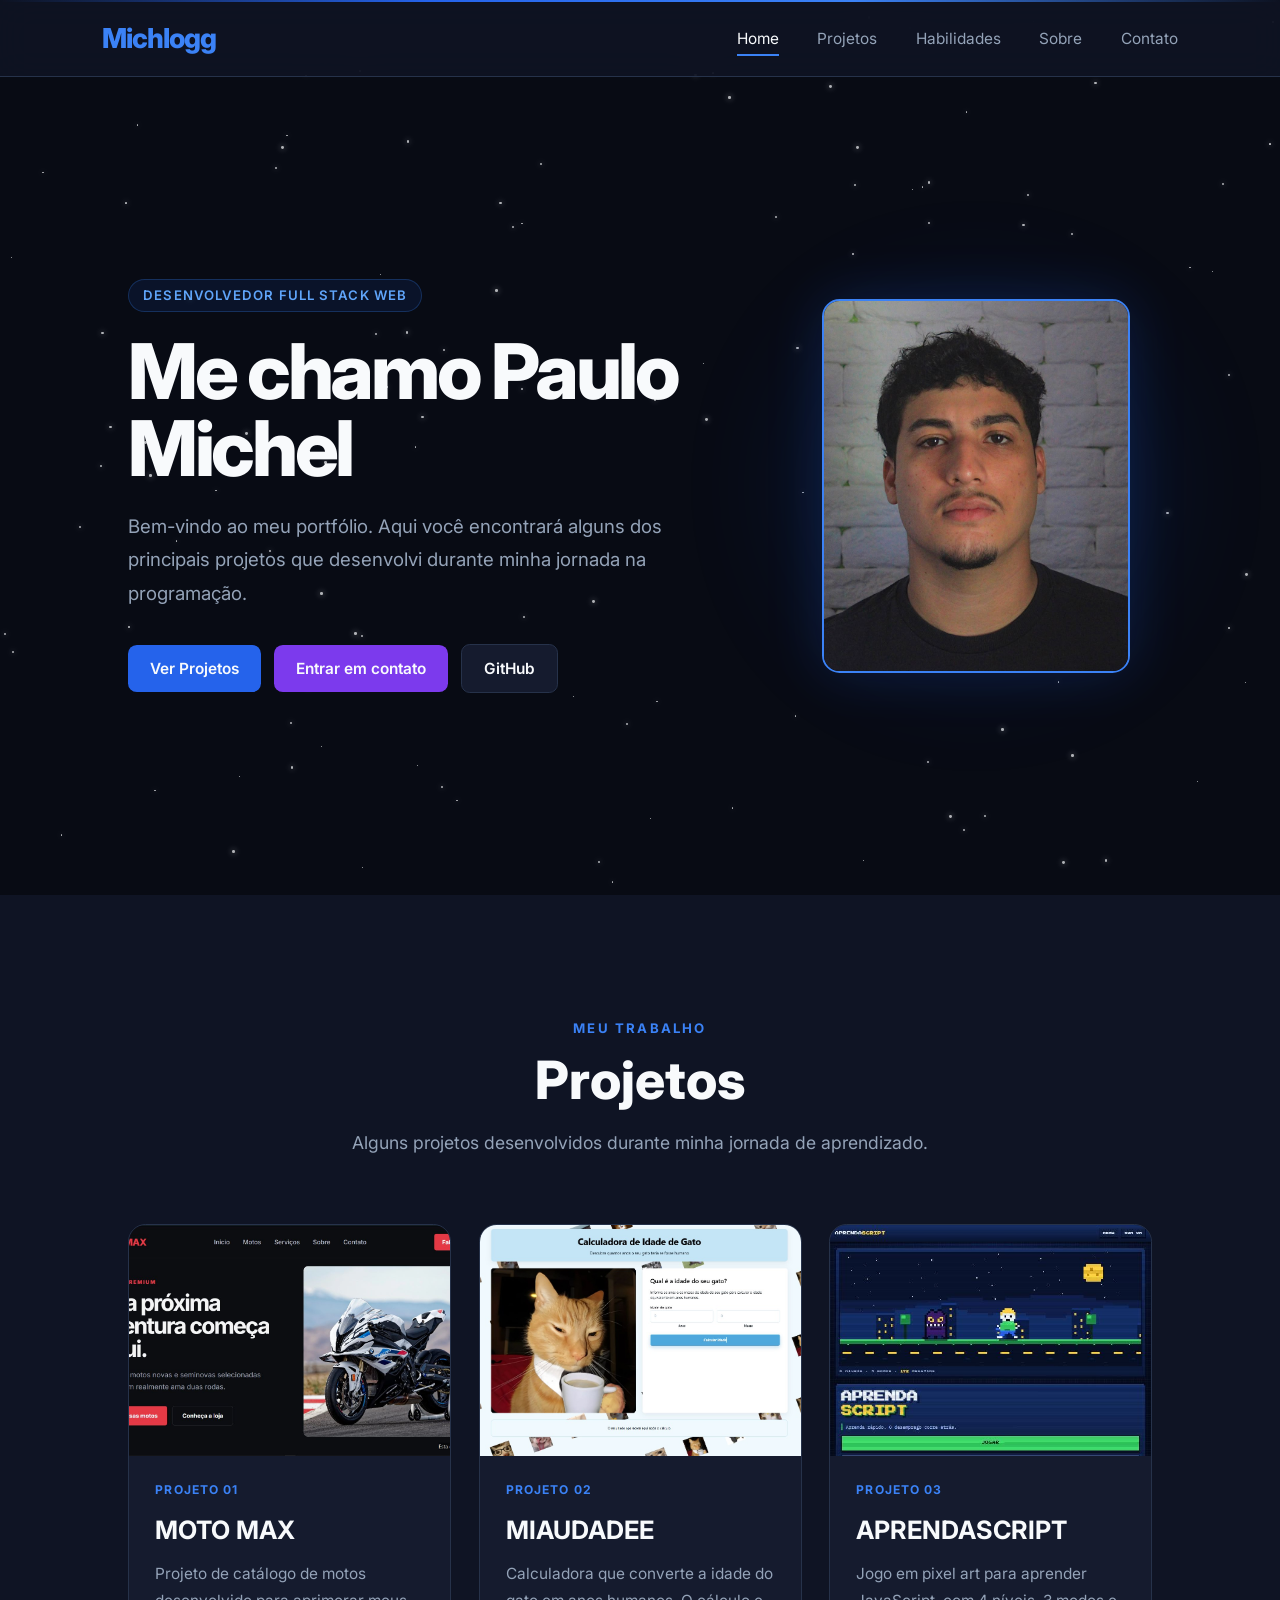
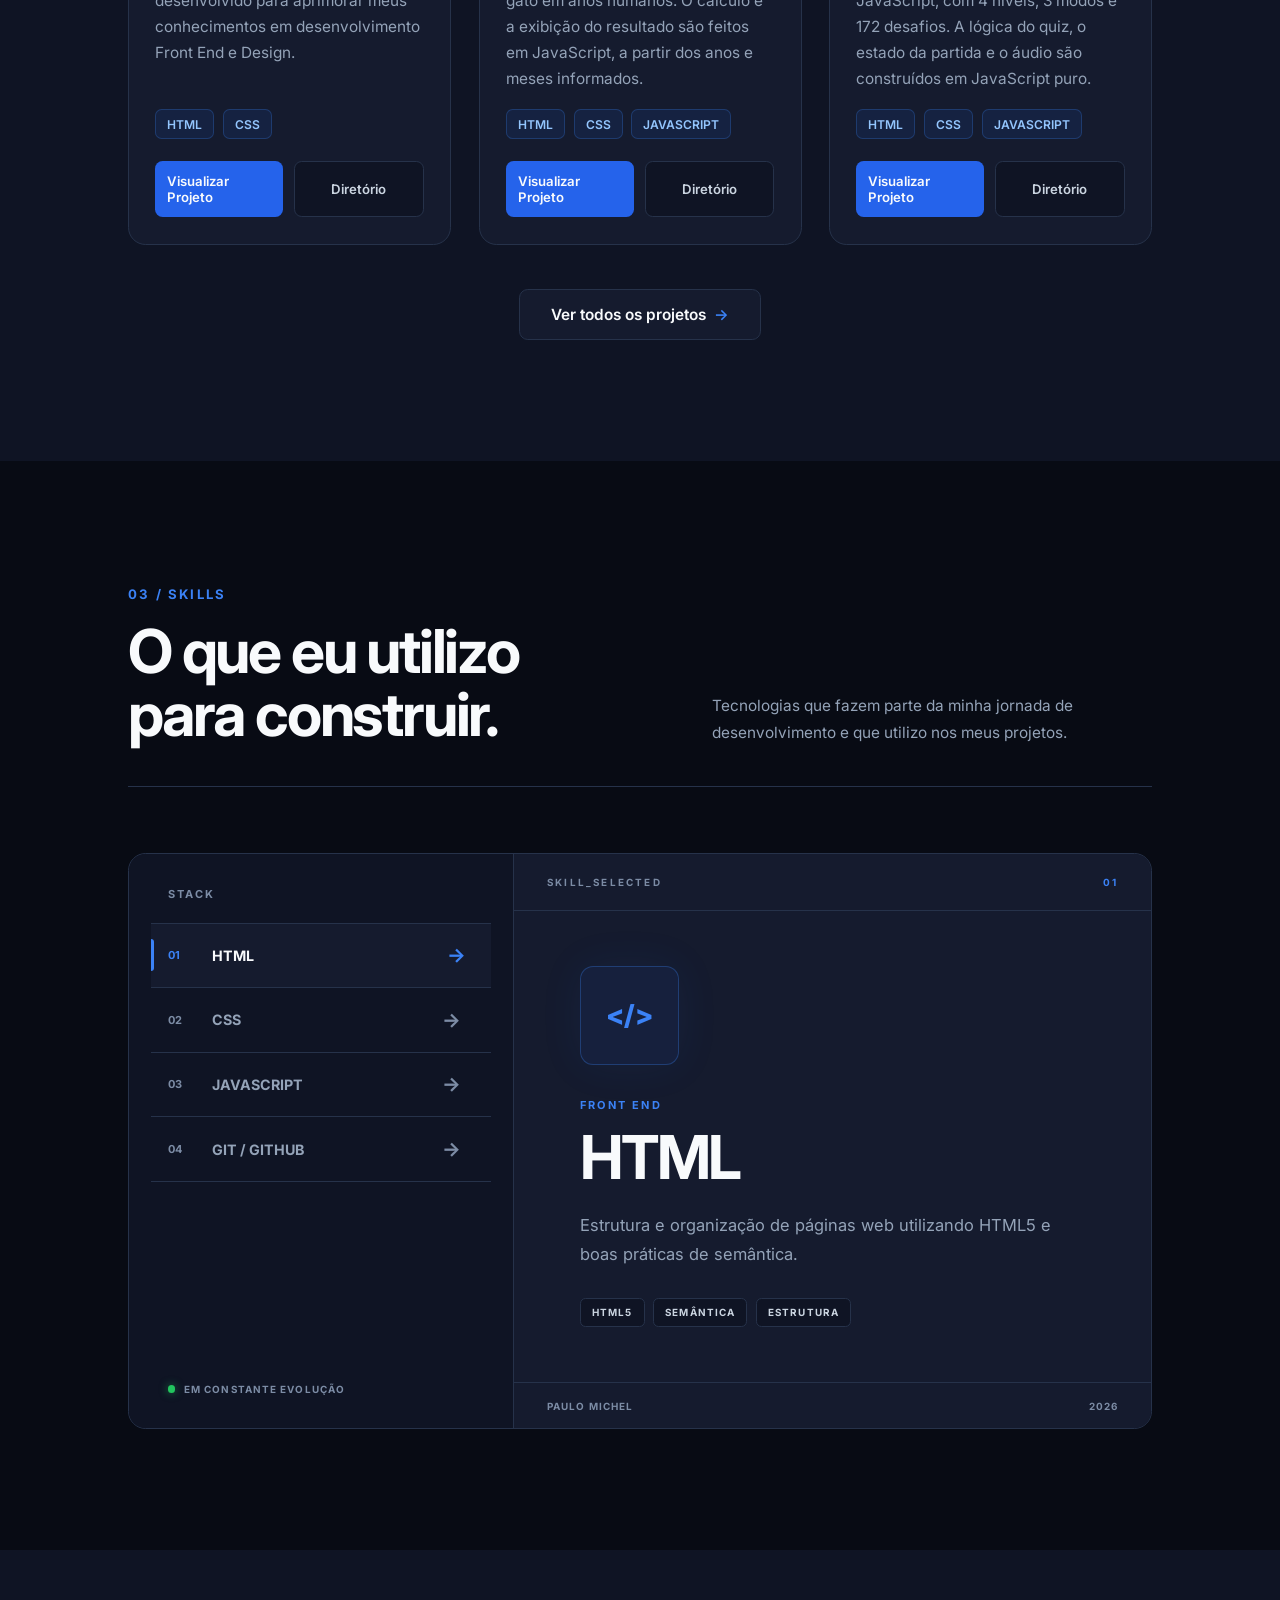
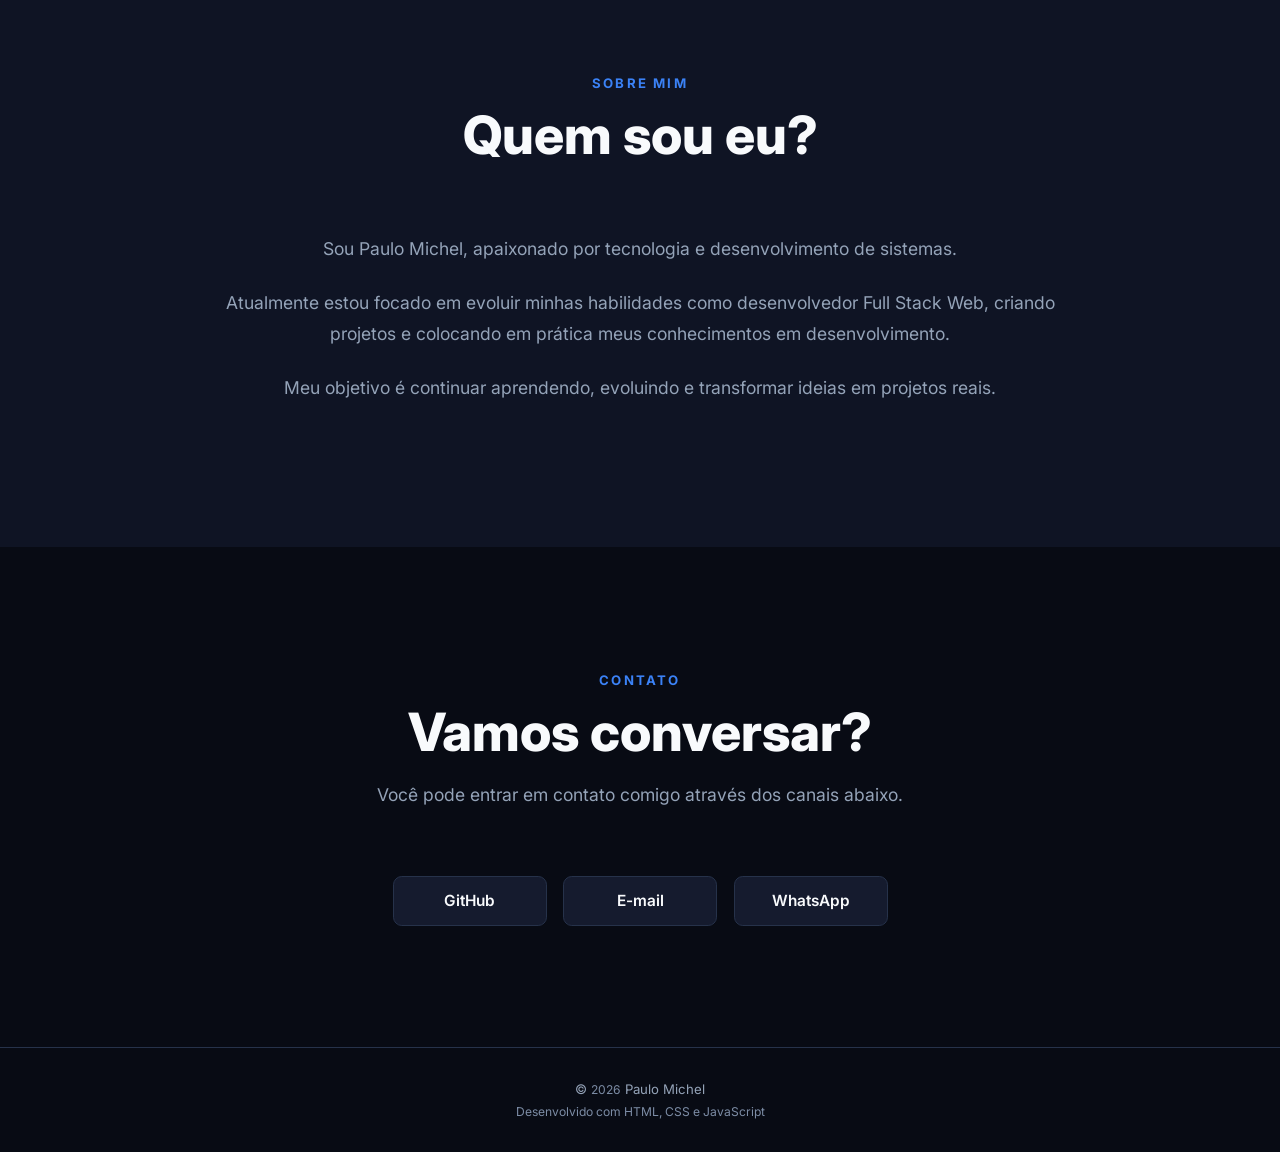
<file: index.html>
<!doctype html>
<html lang="pt-BR">
  <head>
    <meta charset="UTF-8" />
    <meta name="viewport" content="width=device-width, initial-scale=1.0" />
    <title>Portfólio | Paulo Michel</title>

    <meta
      name="description"
      content="Portfólio de Paulo Michel, desenvolvedor Full Stack Web. Projetos em HTML, CSS e JavaScript, habilidades e formas de contato."
    />
    <meta name="author" content="Paulo Michel" />
    <meta name="theme-color" content="#080B14" />
    <meta name="color-scheme" content="dark" />

    <meta property="og:type" content="website" />
    <meta property="og:locale" content="pt_BR" />
    <meta property="og:title" content="Portfólio | Paulo Michel" />
    <meta
      property="og:description"
      content="Desenvolvedor Full Stack Web. Projetos em HTML, CSS e JavaScript."
    />
    <meta name="twitter:card" content="summary_large_image" />

    <link rel="icon" href="img/pauloMichel.jpeg" />
    <link rel="stylesheet" href="style.css" />
    <script src="script.js" defer></script>

    <link rel="preconnect" href="https://fonts.googleapis.com" />
    <link rel="preconnect" href="https://fonts.gstatic.com" crossorigin />
    <link
      href="https://fonts.googleapis.com/css2?family=Inter:wght@100..900&display=swap"
      rel="stylesheet"
    />
  </head>
  <body>
    <a href="#home" class="sr-only">Pular para o conteúdo</a>

    <div id="stars" aria-hidden="true"></div>

    <header>
      <div class="logo">
        <a href="#home">
          <span>Michlogg</span>
        </a>
      </div>

      <nav aria-label="Navegação principal">
        <ul>
          <li><a href="#home">Home</a></li>
          <li><a href="#projetos">Projetos</a></li>
          <li><a href="#habilidade">Habilidades</a></li>
          <li><a href="#sobre">Sobre</a></li>
          <li><a href="#contato">Contato</a></li>
        </ul>
      </nav>
    </header>

    <main>
      <section id="home" class="home">
        <div class="homeinfo">
          <span class="home-tag">DESENVOLVEDOR FULL STACK WEB</span>

          <h1>Me chamo Paulo Michel</h1>
          <p>
            Bem-vindo ao meu portfólio. Aqui você encontrará alguns dos
            principais projetos que desenvolvi durante minha jornada na
            programação.
          </p>

          <div class="contatoprojetos">
            <a href="#projetos" class="btn-projetos">Ver Projetos</a>
            <a href="#contato" class="btn-contato">Entrar em contato</a>
            <a
              href="https://github.com/MichLogg"
              target="_blank"
              rel="noopener noreferrer"
              class="btn-github"
              >GitHub</a
            >
          </div>
        </div>

        <div class="home-image">
          <div class="image-glow"></div>
          <img
            src="img/pauloMichel.jpeg"
            alt="Foto de Paulo Michel"
            width="280"
            height="340"
            fetchpriority="high"
            decoding="async"
          />
        </div>
      </section>

      <section id="projetos" class="projetos">
        <div class="section-title">
          <span>MEU TRABALHO</span>
          <h2>Projetos</h2>
          <p>
            Alguns projetos desenvolvidos durante minha jornada de aprendizado.
          </p>
        </div>

        <div class="cards-projetos destaque">
          <article class="project-card">
            <div class="project-image">
              <img
                src="img/Screenshot_2.jpg"
                alt="Tela inicial do catálogo de motos Moto Max"
                width="1513"
                height="792"
                loading="lazy"
                decoding="async"
              />
            </div>

            <div class="project-content">
              <span class="project-number">PROJETO 01</span>
              <h3>MOTO MAX</h3>
              <p>
                Projeto de catálogo de motos desenvolvido para aprimorar meus
                conhecimentos em desenvolvimento Front End e Design.
              </p>

              <ul class="tecnologias">
                <li>HTML</li>
                <li>CSS</li>
              </ul>

              <div class="projeto-links">
                <a
                  href="https://michlogg.github.io/motomax/"
                  target="_blank"
                  rel="noopener noreferrer"
                  class="btn-visualizar"
                >
                  Visualizar Projeto
                </a>
                <a
                  href="https://github.com/MichLogg/projetohtmlfinal"
                  target="_blank"
                  rel="noopener noreferrer"
                  class="btn-diretorio"
                >
                  Diretório
                </a>
              </div>
            </div>
          </article>

          <article class="project-card">
            <div class="project-image">
              <img
                src="img/miaudadee.jpg"
                alt="Tela da Calculadora de Idade de Gato, com o formulário de anos e meses"
                width="959"
                height="873"
                loading="lazy"
                decoding="async"
              />
            </div>

            <div class="project-content">
              <span class="project-number">PROJETO 02</span>
              <h3>MIAUDADEE</h3>
              <p>
                Calculadora que converte a idade do gato em anos humanos. O
                cálculo e a exibição do resultado são feitos em JavaScript, a
                partir dos anos e meses informados.
              </p>

              <ul class="tecnologias">
                <li>HTML</li>
                <li>CSS</li>
                <li>JAVASCRIPT</li>
              </ul>

              <div class="projeto-links">
                <a
                  href="https://michlogg.github.io/miaudadee/"
                  target="_blank"
                  rel="noopener noreferrer"
                  class="btn-visualizar"
                >
                  Visualizar Projeto
                </a>
                <a
                  href="https://github.com/MichLogg/miaudadee"
                  target="_blank"
                  rel="noopener noreferrer"
                  class="btn-diretorio"
                >
                  Diretório
                </a>
              </div>
            </div>
          </article>

          <article class="project-card">
            <div class="project-image">
              <img
                src="img/aprendascript.jpg"
                alt="Tela inicial do jogo AprendaScript, em pixel art"
                width="618"
                height="560"
                loading="lazy"
                decoding="async"
              />
            </div>

            <div class="project-content">
              <span class="project-number">PROJETO 03</span>
              <h3>APRENDASCRIPT</h3>
              <p>
                Jogo em pixel art para aprender JavaScript, com 4 níveis, 3
                modos e 172 desafios. A lógica do quiz, o estado da partida e o
                áudio são construídos em JavaScript puro.
              </p>

              <ul class="tecnologias">
                <li>HTML</li>
                <li>CSS</li>
                <li>JAVASCRIPT</li>
              </ul>

              <div class="projeto-links">
                <a
                  href="https://michlogg.github.io/APRENDASCRIPT/"
                  target="_blank"
                  rel="noopener noreferrer"
                  class="btn-visualizar"
                >
                  Visualizar Projeto
                </a>
                <a
                  href="https://github.com/MichLogg/APRENDASCRIPT"
                  target="_blank"
                  rel="noopener noreferrer"
                  class="btn-diretorio"
                >
                  Diretório
                </a>
              </div>
            </div>
          </article>
        </div>

        <div class="ver-todos">
          <a href="projetos.html" class="btn-ver-todos">
            Ver todos os projetos
            <span aria-hidden="true">→</span>
          </a>
        </div>
      </section>

      <section id="habilidade" class="habilidades">
        <div class="skills-header">
          <div>
            <span class="section-number">03 / SKILLS</span>
            <h2>
              O que eu utilizo
              <br />
              para construir.
            </h2>
          </div>

          <p>
            Tecnologias que fazem parte da minha jornada de desenvolvimento e
            que utilizo nos meus projetos.
          </p>
        </div>

        <div class="skills-interface">
          <div class="skills-menu">
            <div class="menu-label">STACK</div>

            <button
              class="skill-option active"
              data-skill="html"
              aria-pressed="true"
              aria-controls="skillPainel"
            >
              <span class="skill-index">01</span>
              <span>HTML</span>
              <span class="skill-arrow" aria-hidden="true">→</span>
            </button>

            <button
              class="skill-option"
              data-skill="css"
              aria-pressed="false"
              aria-controls="skillPainel"
            >
              <span class="skill-index">02</span>
              <span>CSS</span>
              <span class="skill-arrow" aria-hidden="true">→</span>
            </button>

            <button
              class="skill-option"
              data-skill="javascript"
              aria-pressed="false"
              aria-controls="skillPainel"
            >
              <span class="skill-index">03</span>
              <span>JAVASCRIPT</span>
              <span class="skill-arrow" aria-hidden="true">→</span>
            </button>

            <button
              class="skill-option"
              data-skill="git"
              aria-pressed="false"
              aria-controls="skillPainel"
            >
              <span class="skill-index">04</span>
              <span>GIT / GITHUB</span>
              <span class="skill-arrow" aria-hidden="true">→</span>
            </button>

            <div class="skills-menu-footer">
              <span class="status-dot" aria-hidden="true"></span>
              EM CONSTANTE EVOLUÇÃO
            </div>
          </div>

          <div class="skill-display">
            <div class="display-top">
              <span>SKILL_SELECTED</span>
              <span id="skillNumber">01</span>
            </div>

            <div class="display-content" id="skillPainel" aria-live="polite">
              <div class="big-skill-icon" id="skillIcon" aria-hidden="true">
                &lt;/&gt;
              </div>

              <span class="display-category" id="skillCategory">FRONT END</span>

              <h3 id="skillTitle">HTML</h3>

              <p id="skillDescription">
                Estrutura e organização de páginas web utilizando HTML5 e boas
                práticas de semântica.
              </p>

              <div class="skill-keywords" id="skillKeywords">
                <span>HTML5</span>
                <span>SEMÂNTICA</span>
                <span>ESTRUTURA</span>
              </div>
            </div>

            <div class="display-line"></div>

            <div class="display-bottom">
              <span>PAULO MICHEL</span>
              <span data-ano>2026</span>
            </div>
          </div>
        </div>
      </section>

      <section id="sobre" class="sobre">
        <div class="sobre-content">
          <div class="section-title">
            <span>SOBRE MIM</span>
            <h2>Quem sou eu?</h2>
          </div>

          <div class="sobre-texto">
            <p>
              Sou Paulo Michel, apaixonado por tecnologia e desenvolvimento de
              sistemas.
            </p>

            <p>
              Atualmente estou focado em evoluir minhas habilidades como
              desenvolvedor Full Stack Web, criando projetos e colocando em
              prática meus conhecimentos em desenvolvimento.
            </p>

            <p>
              Meu objetivo é continuar aprendendo, evoluindo e transformar
              ideias em projetos reais.
            </p>
          </div>
        </div>
      </section>

      <section id="contato" class="contato">
        <div class="section-title">
          <span>CONTATO</span>
          <h2>Vamos conversar?</h2>
          <p>Você pode entrar em contato comigo através dos canais abaixo.</p>
        </div>

        <div class="contato-links">
          <a
            href="https://github.com/MichLogg"
            target="_blank"
            rel="noopener noreferrer"
            >GitHub</a
          >
          <a href="mailto:paulomichel2006@gmail.com">E-mail</a>
          <a
            href="https://wa.me/5585981977830"
            target="_blank"
            rel="noopener noreferrer"
            >WhatsApp</a
          >
        </div>
      </section>
    </main>

    <footer>
      <p>© <span data-ano>2026</span> Paulo Michel</p>
      <span>Desenvolvido com HTML, CSS e JavaScript</span>
    </footer>
  </body>
</html>
</file>
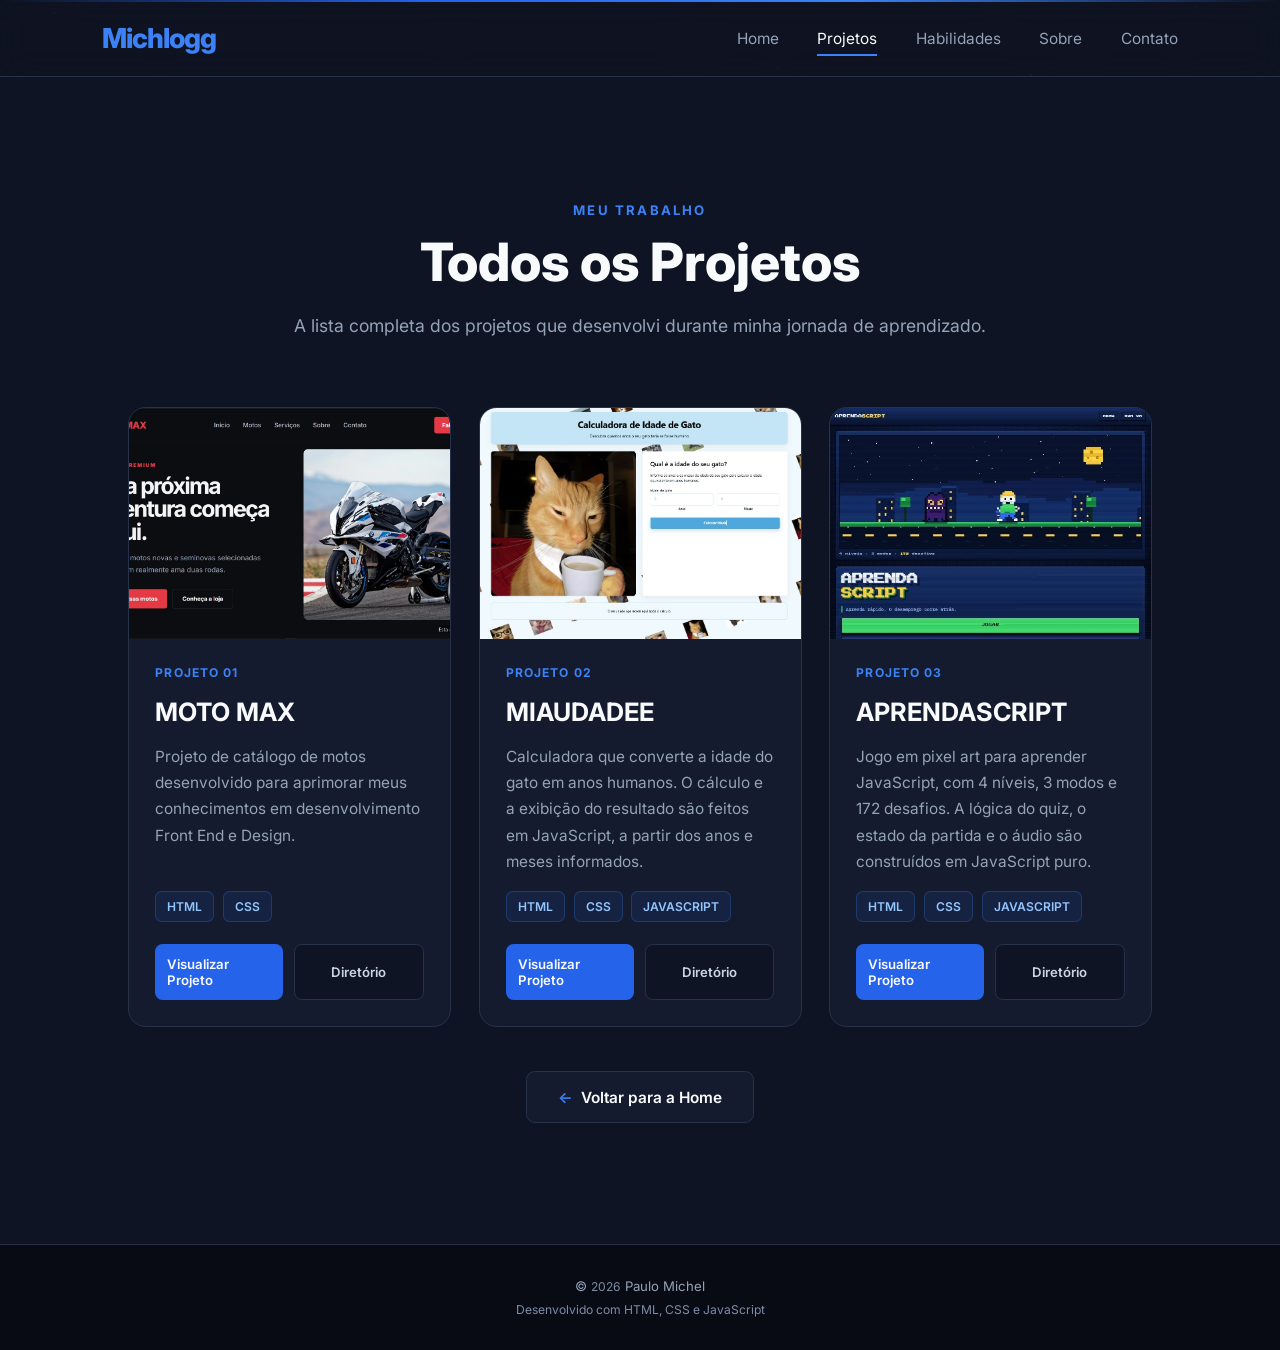
<file: projetos.html>
<!doctype html>
<html lang="pt-BR">
  <head>
    <meta charset="UTF-8" />
    <meta name="viewport" content="width=device-width, initial-scale=1.0" />
    <title>Todos os Projetos | Paulo Michel</title>

    <meta
      name="description"
      content="Lista completa dos projetos desenvolvidos por Paulo Michel em HTML, CSS e JavaScript."
    />
    <meta name="author" content="Paulo Michel" />
    <meta name="theme-color" content="#080B14" />
    <meta name="color-scheme" content="dark" />

    <meta property="og:type" content="website" />
    <meta property="og:locale" content="pt_BR" />
    <meta property="og:title" content="Todos os Projetos | Paulo Michel" />
    <meta
      property="og:description"
      content="Lista completa dos projetos desenvolvidos em HTML, CSS e JavaScript."
    />
    <meta name="twitter:card" content="summary_large_image" />

    <link rel="icon" href="img/pauloMichel.jpeg" />
    <link rel="stylesheet" href="style.css" />
    <script src="script.js" defer></script>

    <link rel="preconnect" href="https://fonts.googleapis.com" />
    <link rel="preconnect" href="https://fonts.gstatic.com" crossorigin />
    <link
      href="https://fonts.googleapis.com/css2?family=Inter:wght@100..900&display=swap"
      rel="stylesheet"
    />
  </head>
  <body>
    <a href="#todos" class="sr-only">Pular para o conteúdo</a>

    <div id="stars" aria-hidden="true"></div>

    <header>
      <div class="logo">
        <a href="index.html#home">
          <span>Michlogg</span>
        </a>
      </div>

      <nav aria-label="Navegação principal">
        <ul>
          <li><a href="index.html#home">Home</a></li>
          <li>
            <a href="index.html#projetos" class="ativo" aria-current="true"
              >Projetos</a
            >
          </li>
          <li><a href="index.html#habilidade">Habilidades</a></li>
          <li><a href="index.html#sobre">Sobre</a></li>
          <li><a href="index.html#contato">Contato</a></li>
        </ul>
      </nav>
    </header>

    <main>
      <section id="todos" class="projetos">
        <div class="section-title">
          <span>MEU TRABALHO</span>
          <h2>Todos os Projetos</h2>
          <p>
            A lista completa dos projetos que desenvolvi durante minha jornada
            de aprendizado.
          </p>
        </div>

        <div class="cards-projetos">
          <article class="project-card">
            <div class="project-image">
              <img
                src="img/Screenshot_2.jpg"
                alt="Tela inicial do catálogo de motos Moto Max"
                width="1513"
                height="792"
                loading="lazy"
                decoding="async"
              />
            </div>

            <div class="project-content">
              <span class="project-number">PROJETO 01</span>
              <h3>MOTO MAX</h3>
              <p>
                Projeto de catálogo de motos desenvolvido para aprimorar meus
                conhecimentos em desenvolvimento Front End e Design.
              </p>

              <ul class="tecnologias">
                <li>HTML</li>
                <li>CSS</li>
              </ul>

              <div class="projeto-links">
                <a
                  href="https://michlogg.github.io/motomax/"
                  target="_blank"
                  rel="noopener noreferrer"
                  class="btn-visualizar"
                >
                  Visualizar Projeto
                </a>
                <a
                  href="https://github.com/MichLogg/projetohtmlfinal"
                  target="_blank"
                  rel="noopener noreferrer"
                  class="btn-diretorio"
                >
                  Diretório
                </a>
              </div>
            </div>
          </article>

          <article class="project-card">
            <div class="project-image">
              <img
                src="img/miaudadee.jpg"
                alt="Tela da Calculadora de Idade de Gato, com o formulário de anos e meses"
                width="959"
                height="873"
                loading="lazy"
                decoding="async"
              />
            </div>

            <div class="project-content">
              <span class="project-number">PROJETO 02</span>
              <h3>MIAUDADEE</h3>
              <p>
                Calculadora que converte a idade do gato em anos humanos. O
                cálculo e a exibição do resultado são feitos em JavaScript, a
                partir dos anos e meses informados.
              </p>

              <ul class="tecnologias">
                <li>HTML</li>
                <li>CSS</li>
                <li>JAVASCRIPT</li>
              </ul>

              <div class="projeto-links">
                <a
                  href="https://michlogg.github.io/miaudadee/"
                  target="_blank"
                  rel="noopener noreferrer"
                  class="btn-visualizar"
                >
                  Visualizar Projeto
                </a>
                <a
                  href="https://github.com/MichLogg/miaudadee"
                  target="_blank"
                  rel="noopener noreferrer"
                  class="btn-diretorio"
                >
                  Diretório
                </a>
              </div>
            </div>
          </article>

          <article class="project-card">
            <div class="project-image">
              <img
                src="img/aprendascript.jpg"
                alt="Tela inicial do jogo AprendaScript, em pixel art"
                width="618"
                height="560"
                loading="lazy"
                decoding="async"
              />
            </div>

            <div class="project-content">
              <span class="project-number">PROJETO 03</span>
              <h3>APRENDASCRIPT</h3>
              <p>
                Jogo em pixel art para aprender JavaScript, com 4 níveis, 3
                modos e 172 desafios. A lógica do quiz, o estado da partida e o
                áudio são construídos em JavaScript puro.
              </p>

              <ul class="tecnologias">
                <li>HTML</li>
                <li>CSS</li>
                <li>JAVASCRIPT</li>
              </ul>

              <div class="projeto-links">
                <a
                  href="https://michlogg.github.io/APRENDASCRIPT/"
                  target="_blank"
                  rel="noopener noreferrer"
                  class="btn-visualizar"
                >
                  Visualizar Projeto
                </a>
                <a
                  href="https://github.com/MichLogg/APRENDASCRIPT"
                  target="_blank"
                  rel="noopener noreferrer"
                  class="btn-diretorio"
                >
                  Diretório
                </a>
              </div>
            </div>
          </article>
        </div>

        <div class="ver-todos">
          <a href="index.html#projetos" class="btn-ver-todos">
            <span aria-hidden="true">←</span>
            Voltar para a Home
          </a>
        </div>
      </section>
    </main>

    <footer>
      <p>© <span data-ano>2026</span> Paulo Michel</p>
      <span>Desenvolvido com HTML, CSS e JavaScript</span>
    </footer>
  </body>
</html>
</file>
<file: style.css>
﻿* {
    margin: 0;
    padding: 0;
    box-sizing: border-box;
}

html {
    font-size: 110%;
    scroll-behavior: smooth;
}

section {
    scroll-margin-top: 5.9375rem;
}

:focus-visible {
    outline: 0.125rem solid #60a5fa;
    outline-offset: 0.1875rem;
    border-radius: 0.25rem;
}

.sr-only {
    position: absolute;
    width: 0.0625rem;
    height: 0.0625rem;
    padding: 0;
    margin: -0.0625rem;
    overflow: hidden;
    clip: rect(0, 0, 0, 0);
    white-space: nowrap;
    border: 0;
}

body {
    font-family: "Inter", sans-serif;
    background-color: #080b14;
    color: #f8fafc;
    min-height: 100vh;
    overflow-x: hidden;
}

#stars {
    position: fixed;
    inset: 0;
    width: 100%;
    height: 100%;
    pointer-events: none;
    overflow: hidden;
    z-index: -1;
}

.star {
    position: absolute;
    background-color: #f8fafc;
    border-radius: 50%;
    opacity: 0.7;
    box-shadow: 0 0 0.375rem #f8fafc;
    animation: piscar 3s infinite ease-in-out;
}

.shooting-star {
    position: absolute;
    width: 7.5rem;
    height: 0.125rem;
    background: linear-gradient(90deg, transparent, #3b82f6, #f8fafc);
    border-radius: 50%;
    opacity: 0;
    transform: rotate(135deg);
    animation: estrelaCadente 4s linear infinite;
}

@keyframes piscar {
    0%,
    100% {
        opacity: 0.2;
    }
    50% {
        opacity: 0.9;
    }
}

@keyframes estrelaCadente {
    0% {
        transform: translate(0, 0) rotate(135deg);
        opacity: 0;
    }
    10% {
        opacity: 1;
    }
    60% {
        transform: translate(-31.25rem, 31.25rem) rotate(135deg);
        opacity: 0;
    }
    100% {
        transform: translate(-37.5rem, 37.5rem) rotate(135deg);
        opacity: 0;
    }
}

header {
    position: sticky;
    top: 0;
    z-index: 1000;
    display: flex;
    align-items: center;
    justify-content: space-between;
    padding: 1.125rem 8%;
    background-color: rgba(15, 20, 36, 0.88);
    border-bottom: 0.0625rem solid #26324a;
    backdrop-filter: blur(0.9375rem);
}

header::before {
    content: "";
    position: absolute;
    top: 0;
    left: 0;
    width: 100%;
    height: 0.125rem;
    background: linear-gradient(
        90deg,
        transparent,
        #2563eb,
        #3b82f6,
        transparent
    );
}

.logo a {
    color: #f8fafc;
    text-decoration: none;
    font-size: 1.5625rem;
    font-weight: 800;
    letter-spacing: -0.0625rem;
}

.logo span {
    color: #3b82f6;
}

nav ul {
    display: flex;
    align-items: center;
    gap: 2.1875rem;
    list-style: none;
}

nav ul li a {
    position: relative;
    display: inline-block;
    padding: 0.5rem 0;
    color: #94a3b8;
    text-decoration: none;
    font-size: 0.875rem;
    transition: color 0.3s ease;
}

nav ul li a:hover,
nav ul li a.ativo {
    color: #f8fafc;
}

nav ul li a::after {
    content: "";
    position: absolute;
    left: 50%;
    bottom: 0;
    width: 0;
    height: 0.125rem;
    background-color: #3b82f6;
    transform: translateX(-50%);
    transition: width 0.3s ease;
}

nav ul li a:hover::after,
nav ul li a.ativo::after {
    width: 100%;
}

.home {
    min-height: calc(100vh - 4.6875rem);
    display: flex;
    align-items: center;
    justify-content: space-between;
    gap: 5rem;
    padding: 5rem 10%;
}

.homeinfo {
    display: flex;
    flex-direction: column;
    gap: 1.25rem;
    max-width: 43.75rem;
}

.home-tag {
    width: fit-content;
    padding: 0.4375rem 0.8125rem;
    color: #60a5fa;
    background-color: rgba(37, 99, 235, 0.1);
    border: 0.0625rem solid rgba(59, 130, 246, 0.25);
    border-radius: 1.25rem;
    font-size: 0.75rem;
    font-weight: 600;
    letter-spacing: 0.0625rem;
}

.homeinfo h1 {
    color: #f8fafc;
    font-size: clamp(2.8125rem, 6vw, 4.5rem);
    line-height: 1;
    font-weight: 800;
    letter-spacing: -0.1875rem;
}

.homeinfo p {
    max-width: 38.75rem;
    color: #94a3b8;
    font-size: 1.0625rem;
    line-height: 1.8;
}

.contatoprojetos {
    display: flex;
    align-items: center;
    flex-wrap: wrap;
    gap: 0.75rem;
    margin-top: 0.625rem;
}

.contatoprojetos a {
    display: inline-flex;
    align-items: center;
    justify-content: center;
    padding: 0.8125rem 1.25rem;
    color: #f8fafc;
    border-radius: 0.5rem;
    text-decoration: none;
    font-size: 0.875rem;
    font-weight: 600;
    transition: 0.3s;
}

.btn-projetos {
    background-color: #2563eb;
}

.btn-projetos:hover {
    background-color: #3b82f6;
    transform: translateY(-0.1875rem);
    box-shadow: 0 0.625rem 1.875rem rgba(37, 99, 235, 0.3);
}

.btn-contato {
    background-color: #7c3aed;
}

.btn-contato:hover {
    background-color: #8b5cf6;
    transform: translateY(-0.1875rem);
    box-shadow: 0 0.625rem 1.875rem rgba(124, 58, 237, 0.3);
}

.btn-github {
    background-color: #151b2e;
    border: 0.0625rem solid #26324a;
}

.btn-github:hover {
    background-color: #26324a;
    transform: translateY(-0.1875rem);
}

.home-image {
    position: relative;
    display: flex;
    align-items: center;
    justify-content: center;
    width: 20rem;
    height: 23.75rem;
    flex-shrink: 0;
}

.image-glow {
    position: absolute;
    width: 17.5rem;
    height: 17.5rem;
    background-color: #2563eb;
    opacity: 0.18;
    filter: blur(4.375rem);
    border-radius: 50%;
}

.home-image img {
    position: relative;
    z-index: 1;
    width: 17.5rem;
    height: 21.25rem;
    object-fit: cover;
    border-radius: 1rem;
    border: 0.125rem solid #3b82f6;
    box-shadow: 0 0 3.125rem rgba(37, 99, 235, 0.2);
    transition: 0.4s;
}

.home-image img:hover {
    transform: scale(1.04);
    box-shadow: 0 0 4.375rem rgba(59, 130, 246, 0.3);
}

.projetos,
.habilidades,
.sobre,
.contato {
    padding: 6.875rem 10%;
}

.projetos,
.sobre {
    background-color: #0f1424;
}

.section-title {
    max-width: 43.75rem;
    margin: 0 auto 3.75rem;
    text-align: center;
}

.section-title span {
    color: #3b82f6;
    font-size: 0.75rem;
    font-weight: 700;
    letter-spacing: 0.125rem;
}

.section-title h2 {
    margin-top: 0.625rem;
    color: #f8fafc;
    font-size: clamp(2rem, 5vw, 3rem);
    font-weight: 800;
}

.section-title p {
    margin-top: 0.9375rem;
    color: #94a3b8;
    line-height: 1.7;
}

.cards-projetos {
    display: grid;
    grid-template-columns: repeat(3, 1fr);
    gap: 1.5625rem;
    max-width: 75rem;
    margin: 0 auto;
}

.cards-projetos.destaque .project-card:nth-child(n + 4) {
    display: none;
}

.ver-todos {
    display: flex;
    justify-content: center;
    margin-top: 2.5rem;
}

.btn-ver-todos {
    display: inline-flex;
    align-items: center;
    gap: 0.5rem;
    padding: 0.875rem 1.75rem;
    color: #f8fafc;
    background-color: #151b2e;
    border: 0.0625rem solid #26324a;
    border-radius: 0.5rem;
    text-decoration: none;
    font-size: 0.875rem;
    font-weight: 600;
    transition: 0.3s;
}

.btn-ver-todos:hover {
    background-color: #2563eb;
    border-color: #3b82f6;
    transform: translateY(-0.1875rem);
    box-shadow: 0 0.625rem 1.875rem rgba(37, 99, 235, 0.3);
}

.btn-ver-todos span {
    color: #3b82f6;
    transition: transform 0.3s ease;
}

.btn-ver-todos:hover span {
    color: #f8fafc;
    transform: translateX(0.3125rem);
}

.project-card {
    display: flex;
    flex-direction: column;
    background-color: #151b2e;
    border: 0.0625rem solid #26324a;
    border-radius: 1rem;
    overflow: hidden;
    transition:
        border-color 0.3s ease,
        box-shadow 0.3s ease,
        transform 0.3s ease;
}

.project-card.inclinando {
    transition:
        border-color 0.3s ease,
        box-shadow 0.3s ease;
    will-change: transform;
}

.project-card:hover {
    border-color: #3b82f6;
    box-shadow: 0 1.25rem 2.5rem rgba(0, 0, 0, 0.25);
}

.project-image {
    width: 100%;
    height: 13.125rem;
    overflow: hidden;
}

.project-image img {
    width: 100%;
    height: 100%;
    object-fit: cover;

    object-position: top;
    transition: 0.5s;
}

.project-card:hover .project-image img {
    transform: scale(1.05);
}

.project-content {
    display: flex;
    flex-direction: column;
    flex: 1;
    gap: 0.9375rem;
    padding: 1.5rem;
}

.project-number {
    color: #3b82f6;
    font-size: 0.6875rem;
    font-weight: 700;
    letter-spacing: 0.0625rem;
}

.project-content h3 {
    color: #f8fafc;
    font-size: 1.4375rem;
}

.project-content p {
    color: #94a3b8;
    font-size: 0.875rem;
    line-height: 1.7;
}

.tecnologias {
    display: flex;
    flex-wrap: wrap;
    gap: 0.5rem;
    list-style: none;
    margin-top: auto;
}

.tecnologias li {
    padding: 0.375rem 0.625rem;
    color: #93c5fd;
    background-color: rgba(37, 99, 235, 0.1);
    border: 0.0625rem solid rgba(59, 130, 246, 0.25);
    border-radius: 0.375rem;
    font-size: 0.6875rem;
    font-weight: 600;
}

.projeto-links {
    display: flex;
    gap: 0.625rem;
    margin-top: 0.3125rem;
}

.projeto-links a {
    flex: 1;
    display: flex;
    align-items: center;
    justify-content: center;
    padding: 0.6875rem;
    border-radius: 0.4375rem;
    text-decoration: none;
    font-size: 0.75rem;
    font-weight: 600;
    transition: 0.3s;
}

.btn-visualizar {
    color: #f8fafc;
    background-color: #2563eb;
}

.btn-visualizar:hover {
    background-color: #3b82f6;
    transform: translateY(-0.125rem);
}

.btn-diretorio {
    color: #cbd5e1;
    background-color: #0f1424;
    border: 0.0625rem solid #26324a;
}

.btn-diretorio:hover {
    color: #f8fafc;
    background-color: #26324a;
    border-color: #3b82f6;
}

.project-loading {
    min-height: 26.875rem;
    align-items: center;
    justify-content: center;
    padding: 1.875rem;
    border-style: dashed;
}

.loading-content {
    display: flex;
    flex-direction: column;
    align-items: center;
    gap: 0.9375rem;
    text-align: center;
}

.loading-icon {
    color: #2563eb;
    font-size: 2.8125rem;
    animation: girar 4s linear infinite;
}

.project-loading h3 {
    color: #f8fafc;
    font-size: 1.125rem;
}

.project-loading p {
    color: #94a3b8;
    font-size: 0.875rem;
}

.loading-bar {
    width: 80%;
    height: 0.375rem;
    background-color: #0f1424;
    border-radius: 1.25rem;
    overflow: hidden;
}

.loading-bar span {
    display: block;
    height: 100%;
    background-color: #2563eb;
    border-radius: 1.25rem;
}

.progress-89 {
    width: 89%;
}

.progress-10 {
    width: 10%;
}

.loading-text {
    color: #3b82f6;
    font-size: 0.75rem;
    font-weight: 700;
}

.habilidades {
    background-color: #080b14;
}

.skills-header {
    display: flex;
    align-items: flex-end;
    justify-content: space-between;
    gap: 3.125rem;
    max-width: 68.75rem;
    margin: 0 auto 3.75rem;
    padding-bottom: 2.1875rem;
    border-bottom: 0.0625rem solid #26324a;
}

.section-number {
    color: #3b82f6;
    font-size: 0.75rem;
    font-weight: 700;
    letter-spacing: 0.125rem;
}

.skills-header h2 {
    margin-top: 0.9375rem;
    color: #f8fafc;
    font-size: clamp(2.1875rem, 5vw, 3.4375rem);
    line-height: 1.05;
    letter-spacing: -0.125rem;
}

.skills-header p {
    max-width: 25rem;
    color: #94a3b8;
    font-size: 0.875rem;
    line-height: 1.8;
}

.skills-interface {
    display: grid;
    grid-template-columns: 21.875rem 1fr;
    max-width: 68.75rem;
    min-height: 31.25rem;
    margin: 0 auto;
    background-color: #0f1424;
    border: 0.0625rem solid #26324a;
    border-radius: 1rem;
    overflow: hidden;
}

.skills-menu {
    display: flex;
    flex-direction: column;
    padding: 1.875rem 1.25rem;
    border-right: 0.0625rem solid #26324a;
    background-color: #0f1424;
}

.menu-label {
    padding: 0 0.9375rem 1.25rem;
    color: #7c8ca5;
    font-size: 0.625rem;
    font-weight: 700;
    letter-spacing: 0.125rem;
}

.skill-option {
    position: relative;
    display: grid;
    grid-template-columns: 2.5rem 1fr 1.875rem;
    align-items: center;
    width: 100%;
    padding: 1.125rem 0.9375rem;
    color: #94a3b8;
    background-color: transparent;
    border: none;
    border-bottom: 0.0625rem solid #26324a;
    text-align: left;
    font-family: inherit;
    font-size: 0.8125rem;
    font-weight: 700;
    cursor: pointer;
    transition:
        color 0.3s ease,
        background-color 0.3s ease;
}

.skill-option:first-of-type {
    border-top: 0.0625rem solid #26324a;
}

.skill-option:hover {
    color: #f8fafc;
    background-color: #151b2e;
}

.skill-option.active {
    color: #f8fafc;
    background-color: #151b2e;
}

.skill-option.active::before {
    content: "";
    position: absolute;
    left: 0;
    width: 0.1875rem;
    height: 50%;
    background-color: #3b82f6;
    border-radius: 0 0.3125rem 0.3125rem 0;
}

.skill-index {
    color: #7c8ca5;
    font-size: 0.625rem;
}

.skill-option.active .skill-index {
    color: #3b82f6;
}

.skill-arrow {
    color: #7c8ca5;
    font-size: 1.125rem;
    transition: transform 0.3s ease;
}

.skill-option:hover .skill-arrow,
.skill-option.active .skill-arrow {
    color: #3b82f6;
    transform: translateX(0.3125rem);
}

.skills-menu-footer {
    display: flex;
    align-items: center;
    gap: 0.5rem;
    margin-top: auto;
    padding: 1.25rem 0.9375rem 0;
    color: #7c8ca5;
    font-size: 0.5625rem;
    font-weight: 700;
    letter-spacing: 0.0625rem;
}

.status-dot {
    width: 0.4375rem;
    height: 0.4375rem;
    background-color: #22c55e;
    border-radius: 50%;
    box-shadow: 0 0 0.5rem rgba(34, 197, 94, 0.6);
}

.skill-display {
    position: relative;
    display: flex;
    flex-direction: column;
    min-width: 0;
    background-color: #151b2e;
    overflow: hidden;
}

.display-top {
    display: flex;
    align-items: center;
    justify-content: space-between;
    padding: 1.25rem 1.875rem;
    color: #7c8ca5;
    border-bottom: 0.0625rem solid #26324a;
    font-size: 0.5625rem;
    font-weight: 700;
    letter-spacing: 0.125rem;
}

.display-top span:last-child {
    color: #3b82f6;
}

.display-content {
    flex: 1;
    display: flex;
    flex-direction: column;
    justify-content: center;
    padding: 3.125rem 3.75rem;
    opacity: 1;
    transform: translateX(0);
    transition:
        opacity 0.25s ease,
        transform 0.25s ease;
}

.display-content.saindo {
    opacity: 0;
    transform: translateX(var(--deslocamento, 2.5rem));
}

.big-skill-icon {
    display: flex;
    align-items: center;
    justify-content: center;
    width: 5.625rem;
    height: 5.625rem;
    margin-bottom: 1.875rem;
    color: #3b82f6;
    background-color: rgba(37, 99, 235, 0.08);
    border: 0.0625rem solid rgba(59, 130, 246, 0.3);
    border-radius: 0.75rem;
    font-size: 1.5625rem;
    font-weight: 800;
    box-shadow: 0 0 2.5rem rgba(37, 99, 235, 0.08);
}

.display-category {
    margin-bottom: 0.5rem;
    color: #3b82f6;
    font-size: 0.625rem;
    font-weight: 700;
    letter-spacing: 0.125rem;
}

.skill-display h3 {
    margin-bottom: 0.9375rem;
    color: #f8fafc;
    font-size: clamp(2.1875rem, 5vw, 3.4375rem);
    letter-spacing: -0.125rem;
}

.skill-display p {
    max-width: 37.5rem;
    color: #94a3b8;
    font-size: 0.9375rem;
    line-height: 1.8;
}

.skill-keywords {
    display: flex;
    flex-wrap: wrap;
    gap: 0.5rem;
    margin-top: 1.5625rem;
}

.skill-keywords span {
    padding: 0.4375rem 0.625rem;
    color: #cbd5e1;
    background-color: #0f1424;
    border: 0.0625rem solid #26324a;
    border-radius: 0.3125rem;
    font-size: 0.5625rem;
    font-weight: 700;
    letter-spacing: 0.0625rem;
}

.display-line {
    width: 100%;
    height: 0.0625rem;
    background-color: #26324a;
}

.display-bottom {
    display: flex;
    justify-content: space-between;
    padding: 0.9375rem 1.875rem;
    color: #7c8ca5;
    font-size: 0.5625rem;
    font-weight: 700;
    letter-spacing: 0.0625rem;
}

.sobre-content {
    max-width: 50rem;
    margin: 0 auto;
}

.sobre-texto {
    text-align: center;
}

.sobre-texto p {
    margin-bottom: 1.25rem;
    color: #94a3b8;
    font-size: 1rem;
    line-height: 1.8;
}

.contato-links {
    display: flex;
    justify-content: center;
    gap: 0.9375rem;
}

.contato-links a {
    display: flex;
    align-items: center;
    justify-content: center;
    min-width: 8.75rem;
    padding: 0.8125rem 1.25rem;
    color: #f8fafc;
    background-color: #151b2e;
    border: 0.0625rem solid #26324a;
    border-radius: 0.5rem;
    text-decoration: none;
    font-size: 0.875rem;
    font-weight: 600;
    transition: 0.3s;
}

.contato-links a:hover {
    background-color: #2563eb;
    border-color: #3b82f6;
    transform: translateY(-0.1875rem);
}

footer {
    display: flex;
    flex-direction: column;
    align-items: center;
    gap: 0.4375rem;
    padding: 1.875rem 1.25rem;
    background-color: #080b14;
    border-top: 0.0625rem solid #26324a;
    text-align: center;
}

footer p {
    color: #94a3b8;
    font-size: 0.75rem;
}

footer span {
    color: #7c8ca5;
    font-size: 0.6875rem;
}

.animar {
    opacity: 0;
    transform: translateY(1.875rem);
    transition:
        opacity 0.8s ease,
        transform 0.8s ease;
}

.mostrar {
    opacity: 1;
    transform: translateY(0);
}

@keyframes girar {
    from {
        transform: rotate(0deg);
    }
    to {
        transform: rotate(360deg);
    }
}

@media (max-width: 1120px) {
    .home {
        padding: 4.375rem 6%;
        gap: 2.5rem;
    }

    .home-image {
        width: 16.25rem;
    }

    .home-image img {
        width: 14.375rem;
        height: 18.125rem;
    }

    .cards-projetos {
        grid-template-columns: repeat(2, 1fr);
    }

    .skills-interface {
        grid-template-columns: 17.5rem 1fr;
    }
}

@media (max-width: 840px) {
    section {
        scroll-margin-top: 8.5rem;
    }

    header {
        flex-direction: column;
        gap: 0.9375rem;
        padding: 1.125rem 1.25rem;
    }

    nav {
        width: 100%;
    }

    nav ul {
        justify-content: center;
        flex-wrap: wrap;
        gap: 1.125rem;
    }

    .home {
        min-height: auto;
        flex-direction: column;
        padding: 4.375rem 1.25rem;
        text-align: center;
        gap: 2.5rem;
    }

    .homeinfo {
        align-items: center;
    }

    .homeinfo h1 {
        font-size: 2.8125rem;
        letter-spacing: -0.125rem;
    }

    .homeinfo p {
        font-size: 0.9375rem;
    }

    .home-image {
        order: -1;
        width: 13.75rem;
        height: 16.875rem;
    }

    .home-image img {
        width: 12.5rem;
        height: 15.625rem;
    }

    .contatoprojetos {
        justify-content: center;
    }

    .projetos,
    .habilidades,
    .sobre,
    .contato {
        padding: 5rem 1.25rem;
    }

    .cards-projetos {
        grid-template-columns: 1fr;
    }

    .skills-header {
        flex-direction: column;
        align-items: flex-start;
        gap: 1.25rem;
    }

    .skills-header p {
        max-width: 100%;
    }

    .skills-interface {
        grid-template-columns: 1fr;
    }

    .skills-menu {
        border-right: none;
        border-bottom: 0.0625rem solid #26324a;
    }

    .skills-menu-footer {
        margin-top: 1.25rem;
    }

    .display-content {
        padding: 2.5rem 1.875rem;
    }
}

@media (max-width: 528px) {
    html {
        font-size: 100%;
    }

    section {
        scroll-margin-top: 8rem;
    }

    .logo a {
        font-size: 1.375rem;
    }

    nav ul {
        gap: 0.75rem;
    }

    nav ul li a {
        font-size: 0.75rem;
    }

    .homeinfo h1 {
        font-size: 2.25rem;
    }

    .contatoprojetos {
        width: 100%;
        flex-direction: column;
    }

    .contatoprojetos a {
        width: 100%;
    }

    .projeto-links {
        flex-direction: column;
    }

    .contato-links {
        flex-direction: column;
    }

    .contato-links a {
        width: 100%;
    }

    .skills-menu {
        padding: 1.25rem 0.625rem;
    }

    .skill-option {
        grid-template-columns: 2.1875rem 1fr 1.5625rem;
        padding: 1rem 0.625rem;
    }

    .display-content {
        padding: 2.1875rem 1.25rem;
    }

    .big-skill-icon {
        width: 4.375rem;
        height: 4.375rem;
        margin-bottom: 1.25rem;
    }
}

@media (prefers-reduced-motion: reduce) {
    html {
        scroll-behavior: auto;
    }

    *,
    *::before,
    *::after {
        animation-duration: 0.01ms !important;
        animation-iteration-count: 1 !important;
        transition-duration: 0.01ms !important;
        scroll-behavior: auto !important;
    }

    .animar {
        opacity: 1;
        transform: none;
    }

    .star,
    .shooting-star {
        display: none;
    }
}
</file>
